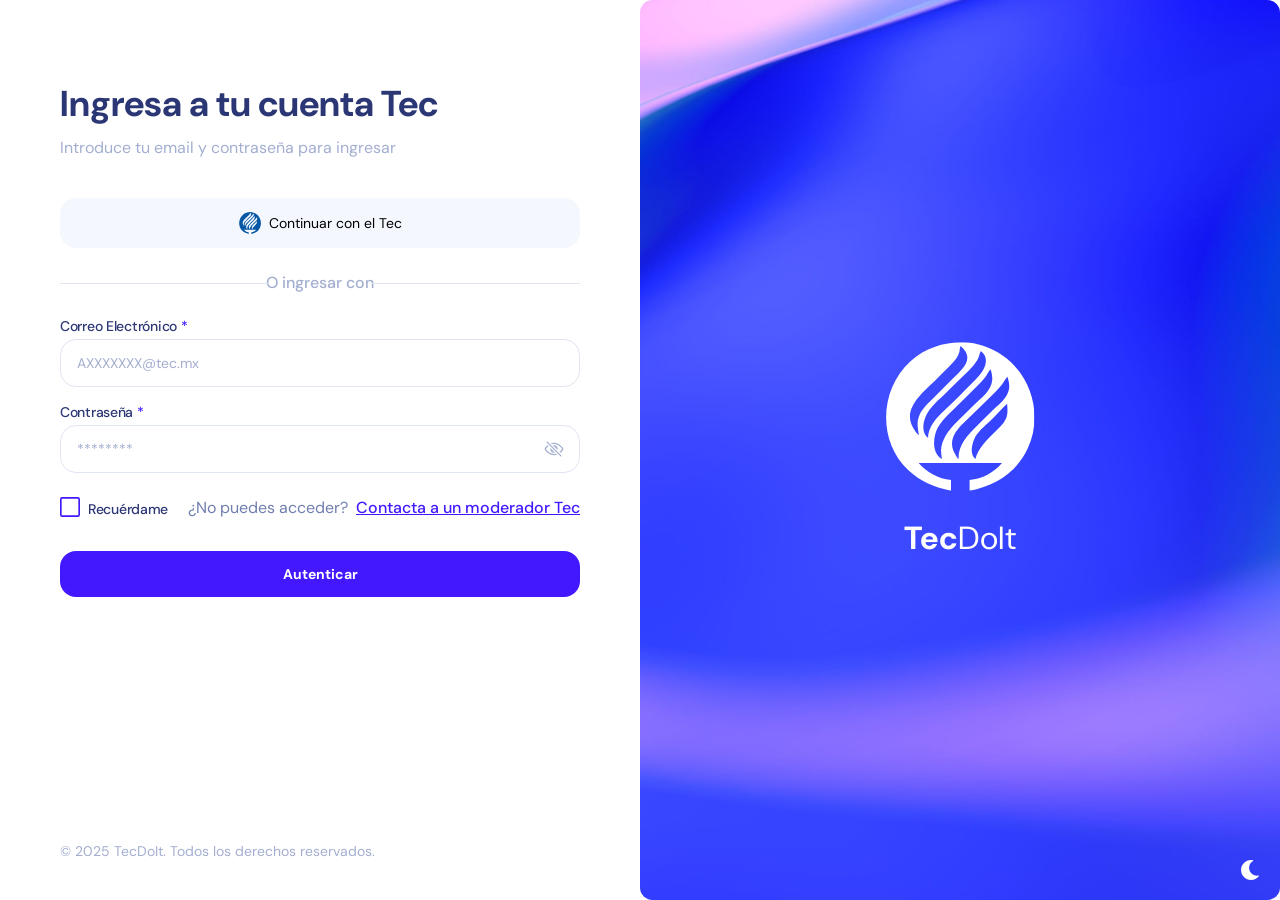
<file: index.html>
<!DOCTYPE html>
<html lang="es">
  <head>
    <meta charset="UTF-8" />
    <meta name="viewport" content="width=device-width, initial-scale=1.0"/>
    <link
      href="https://fonts.googleapis.com/css2?family=DM+Sans:wght@300;400;500;700&display=swap"
      rel="stylesheet"
    />
    <link rel="stylesheet" href="./index.css" />
    <title>Ingreso Tec</title>
  </head>
  <body>
    <div class="container">

      <!-- Sección Izquierda (Formulario) -->
      <div class="left-section">
        <div class="form-wrapper">
          <!-- Encabezado -->
          <div class="header">
            <h1>Ingresa a tu cuenta Tec</h1>
            <p>Introduce tu email y contraseña para ingresar</p>
          </div>

          <!-- Botón "Continuar con el Tec" -->
          <div class="tec-login-button">
            <button class="continue-with-tec">
              <img src="images/itesm.svg" alt="logo Tec" />
              Continuar con el Tec
            </button>
          </div>

          <!-- Separador -->
          <div class="separator">
            <span>O ingresar con</span>
          </div>

          <!-- Campos de formulario -->
          <div class="inputs">
            <!-- Correo -->
            <label for="email">
              Correo Electrónico <span>*</span>
            </label>
            <div class="input-container">
              <input
                type="email"
                id="email"
                placeholder="AXXXXXXX@tec.mx"
              />
            </div>

            <!-- Contraseña -->
            <label for="password">
              Contraseña <span>*</span>
            </label>
            <div class="input-container password-container">
              <input
                type="password"
                id="password"
                placeholder="********"
              />
              <!-- Ícono de ojo: al hacer clic se cambia el placeholder y el tipo -->
              <img
                src="images/hidden_eye.svg"
                alt="eye icon"
                class="eye-icon"
                id="togglePassword"
              />
            </div>

            <!-- Recuérdame + ¿No puedes acceder? -->
            <div class="extras-row">
              <div class="remember-me">
                <!-- Checkbox basado en imagen -->
                <img
                  src="images/uncheckedbox.svg"
                  alt="checkbox"
                  class="checkbox-icon"
                  id="rememberCheckboxIcon"
                />
                <label class="remember-label">Recuérdame</label>
              </div>
              <div class="help-links">
                <span>¿No puedes acceder?</span>
                <a href="#" class="contact-link"><u>Contacta a un moderador Tec</u></a>
              </div>
            </div>

            <!-- Botón "Autenticar" -->
            <button class="sign-in-btn">Autenticar</button>
          </div>
        </div>

        <!-- Footer -->
        <footer class="footer">
          <span>© 2025 TecDoIt. Todos los derechos reservados.</span>
        </footer>
      </div>

      <!-- Sección Derecha (Fondo + Logo grande) -->
      <div class="right-section">
        <!-- Fondo -->
        <img
          src="images/background.png"
          alt="Fondo TecDoIt"
          class="bg-image"
        />

        <!-- Logo + Texto "TecDoIt" -->
        <div class="brand-logo">
          <img
            src="images/itesm.svg"
            alt="ITESM Logo"
            class="itesm-white"
          />
          <h2>
            <strong>Tec</strong>DoIt
          </h2>
        </div>
      </div>

      <!-- Ícono luna (Modo oscuro) -->
      <img
        src="images/moon.svg"
        alt="Modo oscuro/claro"
        class="moon-icon"
      />
    </div>

    <!-- Script para manejar el toggle del ojo y del checkbox -->
    <script>
      // Toggle para mostrar/ocultar contraseña y cambiar placeholder
      const passwordInput = document.getElementById('password');
      const togglePasswordIcon = document.getElementById('togglePassword');
      let isPasswordVisible = false;

      togglePasswordIcon.addEventListener('click', () => {
        isPasswordVisible = !isPasswordVisible;
        if (isPasswordVisible) {
          // Ojo abierto: mostrar contraseña en texto claro y placeholder "Contraseña"
          passwordInput.type = 'text';
          passwordInput.placeholder = 'Contraseña';
          togglePasswordIcon.src = 'images/off_eye.svg';
        } else {
          // Ojo cerrado: ocultar contraseña y placeholder "********"
          passwordInput.type = 'password';
          passwordInput.placeholder = '********';
          togglePasswordIcon.src = 'images/hidden_eye.svg';
        }
      });

      // Toggle para checkbox "Recuérdame"
      const rememberCheckboxIcon = document.getElementById('rememberCheckboxIcon');
      let isRememberChecked = false;

      rememberCheckboxIcon.addEventListener('click', () => {
        isRememberChecked = !isRememberChecked;
        if (isRememberChecked) {
          rememberCheckboxIcon.src = 'images/checkedbox.svg';
        } else {
          rememberCheckboxIcon.src = 'images/uncheckedbox.svg';
        }
      });
    </script>
  </body>
</html>
</file>
<file: index.css>
/* Fuente base */
* {
  margin: 0;
  padding: 0;
  box-sizing: border-box;
  font-family: "DM Sans", sans-serif;
}

/* Unificar estilos para inputs de texto, contraseña y email */
input[type="text"],
input[type="password"],
input[type="email"] {
  width: 100%;
  border: 1px solid #e0e5f2;
  border-radius: 16px;
  padding: 14px 16px;
  font-size: 14px;
  outline: none;
  color: #2b3674;
}

/* Placeholder unificado */
::placeholder {
  color: #a3aed0;
  opacity: 1;
}

/* Contenedor principal: dos columnas */
.container {
  display: flex;
  width: 100%;
  height: 100vh;
  background-color: #fff;
  color: #2b3674;
}

/* Sección Izquierda */
.left-section {
  width: 50%;
  position: relative;
  padding: 40px 60px;
  display: flex;
  flex-direction: column;
  justify-content: space-between;
}

/* Wrapper del formulario */
.form-wrapper {
  margin-top: 40px;
}

/* Títulos */
.header h1 {
  font-size: 36px;
  font-weight: 700;
  margin-bottom: 10px;
}
.header p {
  font-size: 16px;
  color: #a3aed0;
}

/* Botón "Continuar con el Tec" */
.tec-login-button {
  margin-top: 40px;
  margin-bottom: 20px;
}
.continue-with-tec {
  width: 100%;
  background-color: #f4f7fe;
  border: none;
  border-radius: 16px;
  padding: 14px 16px;
  font-size: 14px;
  display: flex;
  align-items: center;
  justify-content: center;
  cursor: pointer;
}
.continue-with-tec img {
  height: 22px;
  margin-right: 8px;
}

/* Separador */
.separator {
  position: relative;
  text-align: center;
  color: #a3aed0;
  font-weight: 500;
  margin: 24px 0;
}
.separator::before,
.separator::after {
  content: "";
  position: absolute;
  top: 50%;
  width: 40%;
  height: 1px;
  background-color: #e0e5f2;
}
.separator::before {
  left: 0;
}
.separator::after {
  right: 0;
}

/* Inputs */
.inputs label {
  display: block;
  font-size: 14px;
  font-weight: 500;
  margin-top: 16px;
  margin-bottom: 4px;
  letter-spacing: -0.02em;
}
.inputs span {
  color: #4318ff;
}
.input-container {
  position: relative;
  margin-bottom: 8px;
}

/* Ícono de ojo */
.eye-icon {
  position: absolute;
  right: 16px;
  top: 50%;
  transform: translateY(-50%);
  cursor: pointer;
  width: 20px;
  height: 20px;
}

/* Recuérdame + ¿No puedes acceder? */
.extras-row {
  display: flex;
  justify-content: space-between;
  align-items: center;
  margin: 10px 0 20px;
}
.remember-me {
  display: flex;
  align-items: center;
  gap: 8px;
  margin: 0;
  padding: 0;
}
.checkbox-icon {
  width: 20px;
  height: 20px;
  cursor: pointer;
  display: block;
}
.remember-label {
  margin: 0;
  padding: 0;
  padding-bottom: 8px;
  font-size: 14px;
  line-height: 20px;
}
.help-links span {
  margin-right: 4px;
  color: #707eae;
}
.help-links a.contact-link {
  color: #4318ff;
  text-decoration: none;
  font-weight: 500;
}

/* Botón "Autenticar" */
.sign-in-btn {
  width: 100%;
  background-color: #4318ff;
  color: #fff;
  border: none;
  border-radius: 16px;
  padding: 14px 16px;
  font-size: 14px;
  font-weight: 700;
  cursor: pointer;
}

/* Footer */
.footer {
  display: flex;
  flex-direction: column;
  align-items: flex-start;
  font-size: 14px;
  color: #a3aed0;
}

/* Sección Derecha (Fondo + Logo) */
.right-section {
  width: 50%;
  position: relative;
  border-radius: 12.51px;
  overflow: hidden;
  object-fit: cover;
}
.bg-image {
  position: absolute;
  top: 0;
  left: 0;
  width: 100%;
  height: 100%;
  object-fit: cover;
}

/* Logo en el centro */
.brand-logo {
  position: absolute;
  top: 50%;
  left: 50%;
  transform: translate(-50%, -50%);
  text-align: center;
  color: #fff;
}

/* Logo ITESM en blanco (aplicando filtro para SVG monocromático oscuro) */
.brand-logo .itesm-white {
  width: 150px;
  margin-bottom: 20px;
  filter: brightness(0) invert(1);
}

/* Texto "TecDoIt": "Tec" en strong y "DoIt" normal */
.brand-logo h2 {
  font-size: 32px;
  color: #fff;
  font-weight: 400;
}
.brand-logo h2 strong {
  font-weight: 700;
}

/* Ícono luna (Modo oscuro) */
.moon-icon {
  position: absolute;
  bottom: 20px;
  right: 20px;
  width: 20px;
  height: 20px;
  cursor: pointer;
}
</file>
